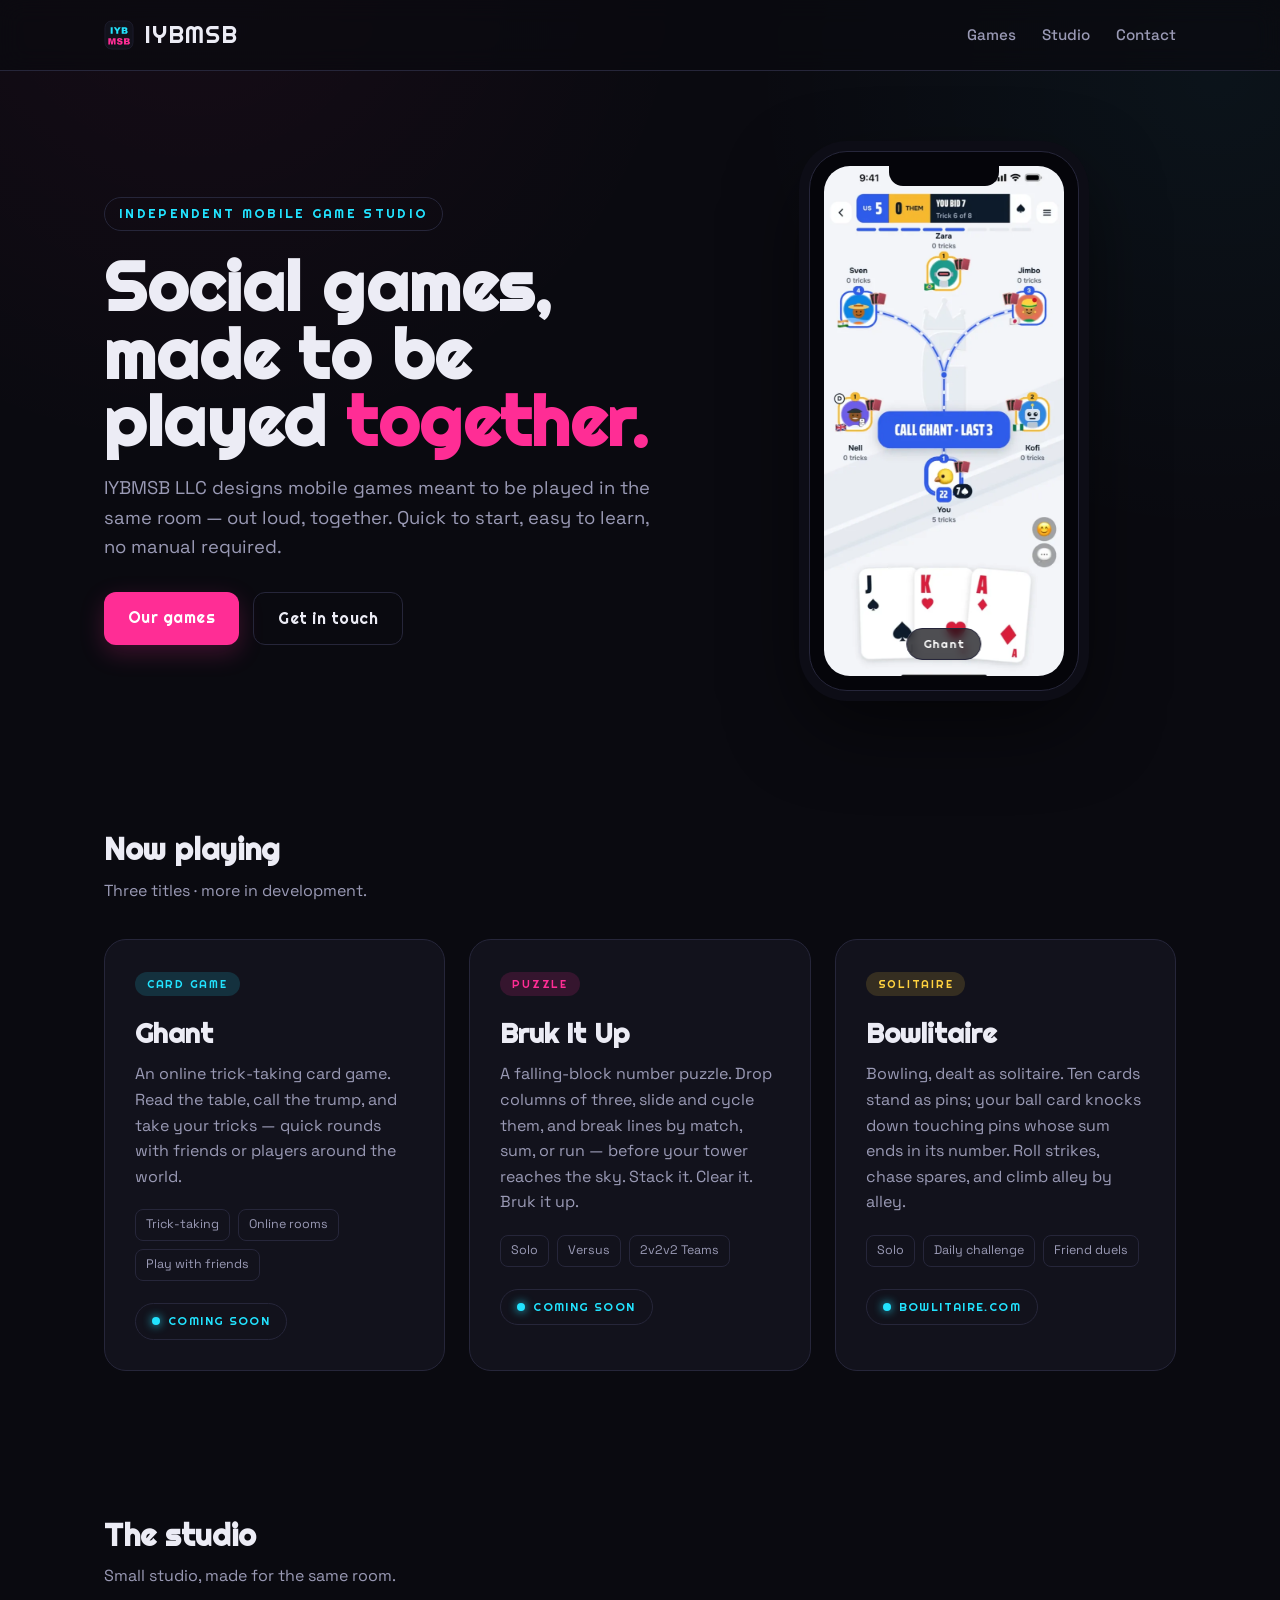
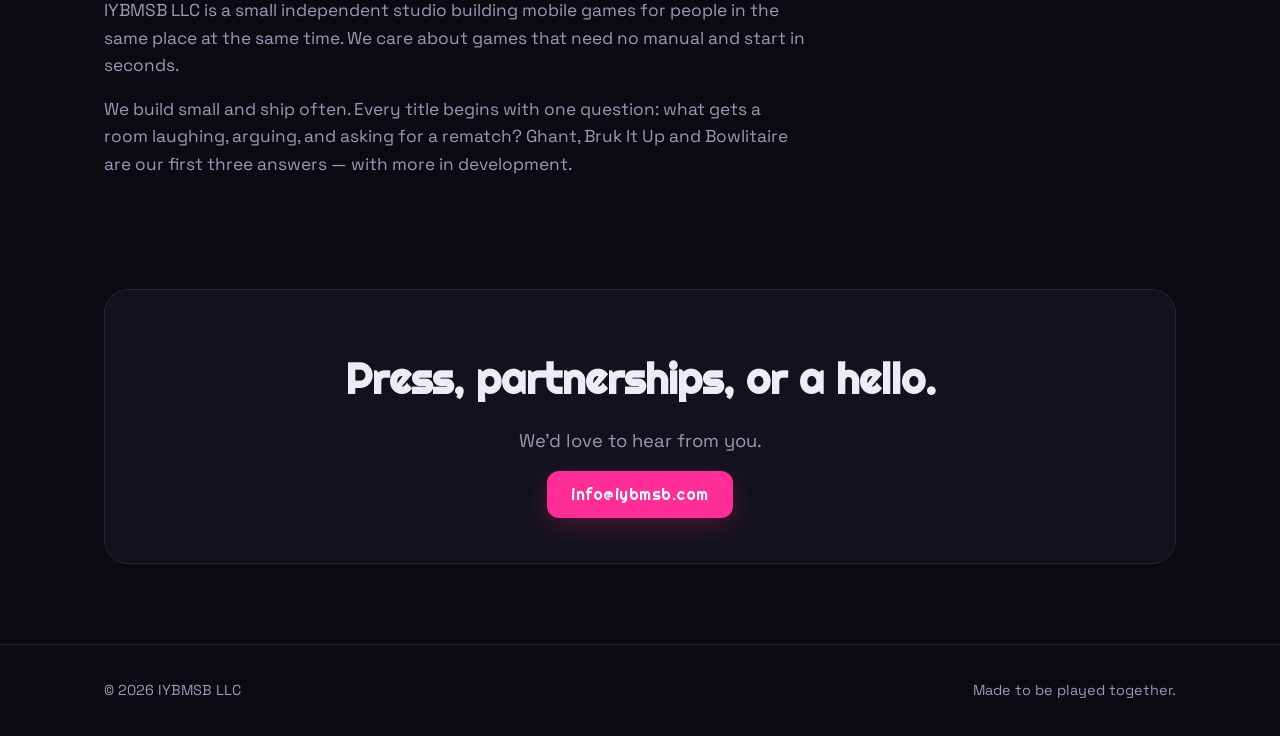
<file: index.html>
<!DOCTYPE html>
<html lang="en">
<head>
<meta charset="UTF-8" />
<meta name="viewport" content="width=device-width, initial-scale=1.0" />
<title>IYBMSB — Independent mobile game studio</title>
<meta name="description" content="IYBMSB LLC is an independent mobile game studio. We design social games made to be played together — in the same room, out loud. Play Ghant, Bruk It Up and Bowlitaire." />
<meta name="theme-color" content="#0a0a10" />
<link rel="icon" type="image/svg+xml" href="favicon.svg" />
<link rel="preconnect" href="https://fonts.googleapis.com" />
<link rel="preconnect" href="https://fonts.gstatic.com" crossorigin />
<link href="https://fonts.googleapis.com/css2?family=Righteous&family=Space+Grotesk:wght@400;500;700&display=swap" rel="stylesheet" />
<link rel="stylesheet" href="styles.css" />
</head>
<body>
<header><div class="wrap bar">
  <a class="logo" href="#top" aria-label="IYBMSB home">
    <svg class="logo-mark" viewBox="0 0 100 100" aria-hidden="true">
      <rect x="3" y="3" width="94" height="94" rx="22" fill="#12121c" stroke="#26263a" stroke-width="2"/>
      <path transform="translate(19.828,46.000) scale(0.014648,-0.014648)" d="M168 1466H622V0H168Z" fill="#22e3ff"/>
      <path transform="translate(32.502,46.000) scale(0.014648,-0.014648)" d="M2 1466H505L801 971L1097 1466H1597L1027 614V0H573V614Z" fill="#22e3ff"/>
      <path transform="translate(56.837,46.000) scale(0.014648,-0.014648)" d="M151 1466H999Q1211 1466 1324.5 1361.0Q1438 1256 1438 1101Q1438 971 1357 878Q1303 816 1199 780Q1357 742 1431.5 649.5Q1506 557 1506 417Q1506 303 1453.0 212.0Q1400 121 1308 68Q1251 35 1136 20Q983 0 933 0H151ZM608 891H805Q911 891 952.5 927.5Q994 964 994 1033Q994 1097 952.5 1133.0Q911 1169 808 1169H608ZM608 315H839Q956 315 1004.0 356.5Q1052 398 1052 468Q1052 533 1004.5 572.5Q957 612 838 612H608Z" fill="#22e3ff"/>
      <path transform="translate(12.342,82.000) scale(0.014648,-0.014648)" d="M145 1466H741L971 574L1200 1466H1794V0H1424V1118L1137 0H802L516 1118V0H145Z" fill="#ff2d95"/>
      <path transform="translate(41.658,82.000) scale(0.014648,-0.014648)" d="M71 485 502 512Q516 407 559 352Q629 263 759 263Q856 263 908.5 308.5Q961 354 961 414Q961 471 911 516Q861 561 679 601Q381 668 254 779Q126 890 126 1062Q126 1175 191.5 1275.5Q257 1376 388.5 1433.5Q520 1491 749 1491Q1030 1491 1177.5 1386.5Q1325 1282 1353 1054L926 1029Q909 1128 854.5 1173.0Q800 1218 704 1218Q625 1218 585.0 1184.5Q545 1151 545 1103Q545 1068 578 1040Q610 1011 730 986Q1027 922 1155.5 856.5Q1284 791 1342.5 694.0Q1401 597 1401 477Q1401 336 1323.0 217.0Q1245 98 1105.0 36.5Q965 -25 752 -25Q378 -25 234.0 119.0Q90 263 71 485Z" fill="#ff2d95"/>
      <path transform="translate(64.323,82.000) scale(0.014648,-0.014648)" d="M151 1466H999Q1211 1466 1324.5 1361.0Q1438 1256 1438 1101Q1438 971 1357 878Q1303 816 1199 780Q1357 742 1431.5 649.5Q1506 557 1506 417Q1506 303 1453.0 212.0Q1400 121 1308 68Q1251 35 1136 20Q983 0 933 0H151ZM608 891H805Q911 891 952.5 927.5Q994 964 994 1033Q994 1097 952.5 1133.0Q911 1169 808 1169H608ZM608 315H839Q956 315 1004.0 356.5Q1052 398 1052 468Q1052 533 1004.5 572.5Q957 612 838 612H608Z" fill="#ff2d95"/>
    </svg>
    <span>IYBMSB</span>
  </a>
  <button class="nav-toggle" aria-label="Toggle navigation" aria-expanded="false"><span></span><span></span><span></span></button>
  <nav class="nav"><a href="#games">Games</a><a href="#studio">Studio</a><a href="#contact">Contact</a></nav>
</div></header>

<main class="wrap" id="top">
  <section class="hero">
    <div>
      <span class="kick">Independent mobile game studio</span>
      <h1>Social games, made to be played <em>together.</em></h1>
      <p class="sub">IYBMSB LLC designs mobile games meant to be played in the same room — out loud, together. Quick to start, easy to learn, no manual required.</p>
      <div class="btns">
        <a class="btn pri" href="#games">Our games</a>
        <a class="btn gho" href="#contact">Get in touch</a>
      </div>
    </div>
    <div class="phone">
      <div class="notch"></div>
      <div class="screen">
        <div class="track">
          <figure class="shot shot-ghant">
            <img src="assets/ghant/call-ghant.webp" alt="Ghant: calling Ghant with three cards left" loading="eager" />
            <figcaption>Ghant</figcaption>
          </figure>
          <figure class="shot shot-bruk">
            <img src="assets/bruk/mega-bruk.webp" alt="Bruk It Up: a Mega Bruk combo on the board" loading="eager" />
            <figcaption>Bruk It Up</figcaption>
          </figure>
          <figure class="shot shot-bowl">
            <img src="assets/bowlitaire/strike.webp" alt="Bowlitaire: a strike on the card lane" loading="eager" />
            <figcaption>Bowlitaire</figcaption>
          </figure>
        </div>
      </div>
    </div>
  </section>

  <section class="sec" id="games">
    <h2 class="hd">Now playing<span>Three titles · more in development.</span></h2>
    <div class="cart">
      <article class="game">
        <span class="badge b-ghant">Card game</span>
        <h3>Ghant</h3>
        <p>An online trick-taking card game. Read the table, call the trump, and take your tricks — quick rounds with friends or players around the world.</p>
        <div class="chips"><span class="chip">Trick-taking</span><span class="chip">Online rooms</span><span class="chip">Play with friends</span></div>
        <div class="stores"><span class="soon">Coming soon</span></div>
      </article>
      <article class="game">
        <span class="badge b-bruk">Puzzle</span>
        <h3>Bruk It Up</h3>
        <p>A falling-block number puzzle. Drop columns of three, slide and cycle them, and break lines by match, sum, or run — before your tower reaches the sky. Stack it. Clear it. Bruk it up.</p>
        <div class="chips"><span class="chip">Solo</span><span class="chip">Versus</span><span class="chip">2v2v2 Teams</span></div>
        <div class="stores"><span class="soon">Coming soon</span></div>
      </article>
      <article class="game">
        <span class="badge b-bowl">Solitaire</span>
        <h3>Bowlitaire</h3>
        <p>Bowling, dealt as solitaire. Ten cards stand as pins; your ball card knocks down touching pins whose sum ends in its number. Roll strikes, chase spares, and climb alley by alley.</p>
        <div class="chips"><span class="chip">Solo</span><span class="chip">Daily challenge</span><span class="chip">Friend duels</span></div>
        <div class="stores"><a class="soon" href="https://bowlitaire.com">bowlitaire.com</a></div>
      </article>
    </div>
  </section>

  <section class="sec" id="studio">
    <h2 class="hd">The studio<span>Small studio, made for the same room.</span></h2>
    <div class="studio-copy">
      <p>IYBMSB LLC is a small independent studio building mobile games for people in the same place at the same time. We care about games that need no manual and start in seconds.</p>
      <p>We build small and ship often. Every title begins with one question: what gets a room laughing, arguing, and asking for a rematch? Ghant, Bruk It Up and Bowlitaire are our first three answers — with more in development.</p>
    </div>
  </section>

  <section class="cta" id="contact">
    <h2>Press, partnerships, or a hello.</h2>
    <p class="sub">We'd love to hear from you.</p>
    <a class="btn pri" href="mailto:info@iybmsb.com">info@iybmsb.com</a>
  </section>
</main>

<footer><div class="wrap foot"><span>© <span id="year"></span> IYBMSB LLC</span><span>Made to be played together.</span></div></footer>
<script src="main.js"></script>
</body>
</html>
</file>
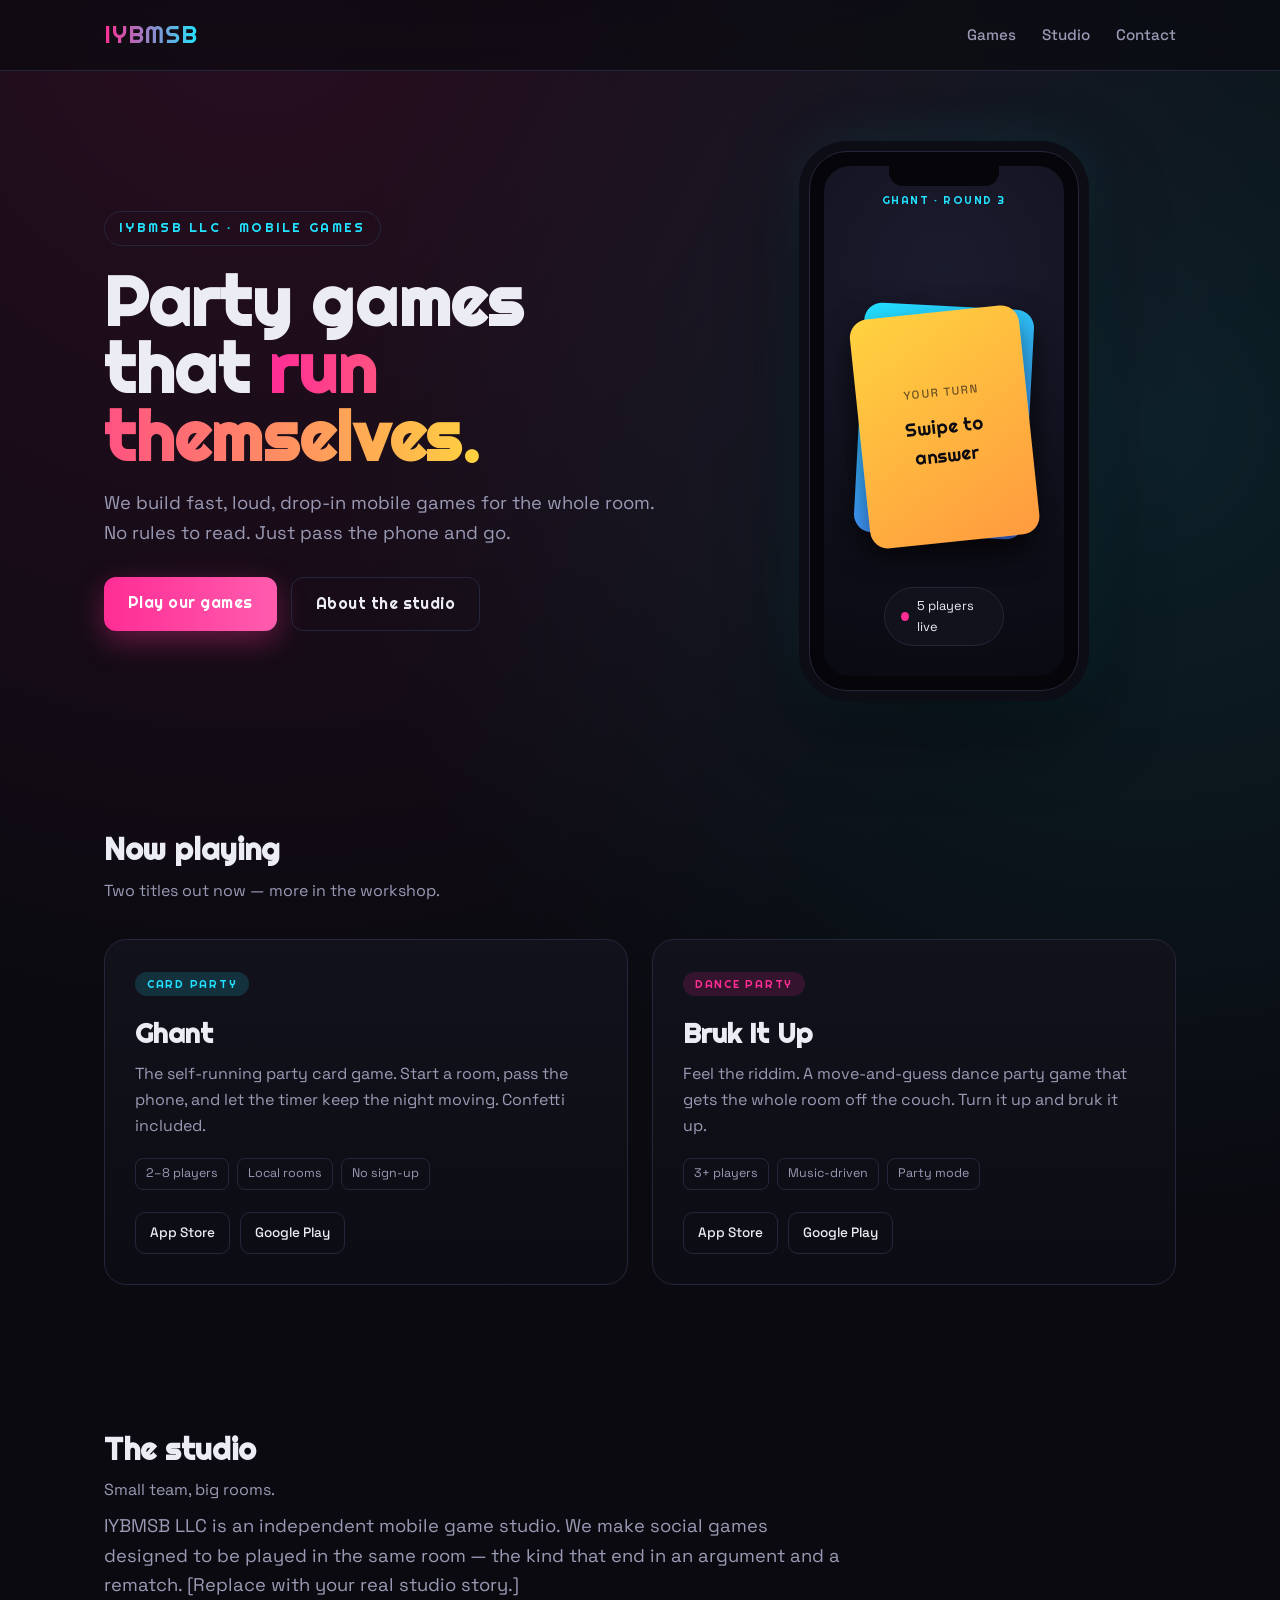
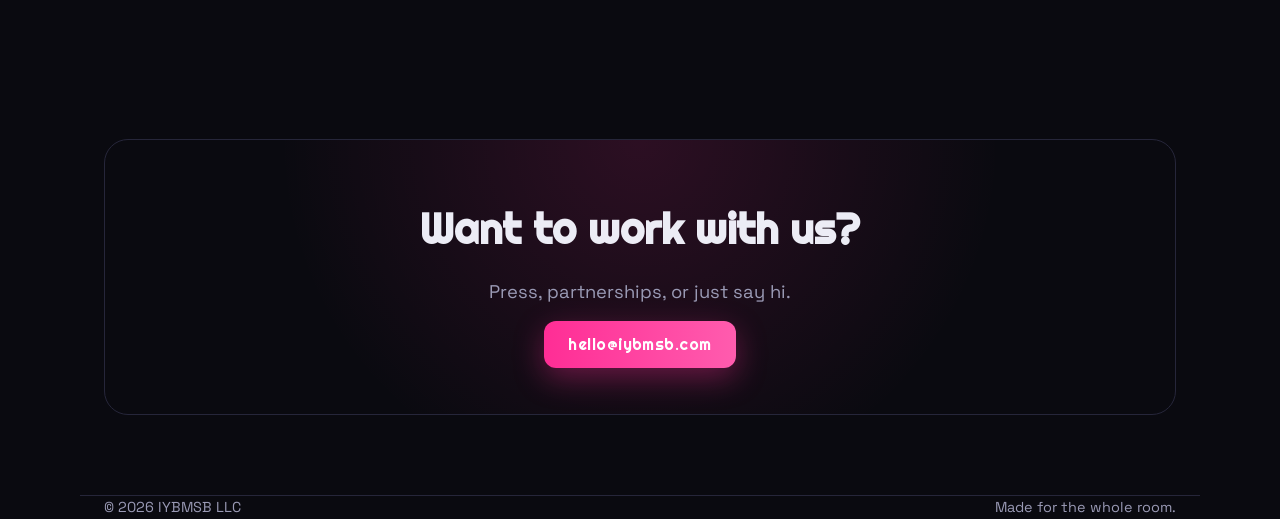
<file: drafts/option-a-arcade.html>
<!DOCTYPE html>
<html lang="en">
<head>
<meta charset="UTF-8" />
<meta name="viewport" content="width=device-width, initial-scale=1.0" />
<title>IYBMSB — Party games that run themselves</title>
<link rel="preconnect" href="https://fonts.googleapis.com" />
<link rel="preconnect" href="https://fonts.gstatic.com" crossorigin />
<link href="https://fonts.googleapis.com/css2?family=Righteous&family=Space+Grotesk:wght@400;500;700&display=swap" rel="stylesheet" />
<style>
:root{
  --ink:#0a0a10; --panel:#12121c; --line:#26263a;
  --mag:#ff2d95; --cyan:#22e3ff; --amber:#ffd23f;
  --fg:#ececf5; --muted:#9a9ab5;
  --disp:"Righteous",system-ui,sans-serif;
  --body:"Space Grotesk",system-ui,sans-serif;
}
*{box-sizing:border-box}
body{margin:0;background:var(--ink);color:var(--fg);font-family:var(--body);line-height:1.6;
  background-image:radial-gradient(circle at 20% 0%,rgba(255,45,149,.12),transparent 45%),radial-gradient(circle at 90% 20%,rgba(34,227,255,.10),transparent 40%);}
a{color:inherit;text-decoration:none}
.wrap{max-width:1120px;margin:0 auto;padding:0 24px}
/* header */
header{position:sticky;top:0;z-index:20;background:rgba(10,10,16,.7);backdrop-filter:blur(12px);border-bottom:1px solid var(--line)}
.bar{display:flex;align-items:center;justify-content:space-between;height:70px}
.logo{font-family:var(--disp);font-size:1.5rem;letter-spacing:.04em;background:linear-gradient(90deg,var(--mag),var(--cyan));-webkit-background-clip:text;background-clip:text;color:transparent}
nav a{margin-left:26px;color:var(--muted);font-weight:500;font-size:.95rem}
nav a:hover{color:var(--fg)}
/* hero */
.hero{display:grid;grid-template-columns:1.1fr .9fr;gap:40px;align-items:center;padding:80px 0 64px}
.kick{display:inline-block;font-family:var(--disp);font-size:.8rem;letter-spacing:.18em;text-transform:uppercase;color:var(--cyan);border:1px solid var(--line);border-radius:999px;padding:6px 14px;margin-bottom:22px}
h1{font-family:var(--disp);font-size:clamp(2.6rem,6vw,4.3rem);line-height:.98;margin:0 0 18px;letter-spacing:.01em}
h1 em{font-style:normal;background:linear-gradient(90deg,var(--mag),var(--amber));-webkit-background-clip:text;background-clip:text;color:transparent}
.sub{color:var(--muted);font-size:1.15rem;max-width:46ch;margin:0 0 30px}
.btns{display:flex;gap:14px;flex-wrap:wrap}
.btn{font-family:var(--disp);letter-spacing:.03em;padding:13px 24px;border-radius:12px;border:1px solid var(--line)}
.btn.pri{background:linear-gradient(90deg,var(--mag),#ff5cae);color:#fff;border:0;box-shadow:0 10px 30px rgba(255,45,149,.35)}
.btn.gho:hover{border-color:var(--cyan);color:var(--cyan)}
/* phone */
.phone{justify-self:center;width:270px;height:540px;border-radius:38px;background:#05050a;border:1px solid var(--line);
  box-shadow:0 0 0 10px #0d0d16, 0 30px 80px rgba(0,0,0,.6), 0 0 60px rgba(34,227,255,.15);position:relative;overflow:hidden}
.notch{position:absolute;top:12px;left:50%;transform:translateX(-50%);width:110px;height:22px;background:#05050a;border-radius:0 0 14px 14px;z-index:3}
.screen{position:absolute;inset:14px;border-radius:26px;background:radial-gradient(circle at 50% 20%,#1b1b2e,#0a0a12);overflow:hidden;display:grid;place-items:center}
.gtag{position:absolute;top:26px;width:100%;text-align:center;font-family:var(--disp);letter-spacing:.14em;font-size:.7rem;color:var(--cyan)}
.deck{position:relative;width:170px;height:230px}
.card{position:absolute;inset:0;border-radius:18px;display:grid;place-items:center;text-align:center;padding:18px;
  font-family:var(--disp);font-size:1.15rem;color:#0a0a10;box-shadow:0 14px 30px rgba(0,0,0,.5)}
.card small{display:block;font-family:var(--body);font-weight:500;font-size:.72rem;letter-spacing:.12em;text-transform:uppercase;opacity:.6;margin-bottom:10px}
.c1{background:linear-gradient(150deg,#ffd23f,#ff9a3f);transform:rotate(-6deg) translateY(6px);animation:swipe 6s infinite}
.c2{background:linear-gradient(150deg,#22e3ff,#4d7cff);transform:rotate(3deg)}
.c3{background:linear-gradient(150deg,#ff2d95,#ff7ac2);transform:rotate(-2deg) scale(.97);z-index:-1}
@keyframes swipe{0%,12%{transform:rotate(-6deg) translate(0,6px);opacity:1}
  20%{transform:rotate(-18deg) translate(-160px,20px);opacity:0}
  21%{transform:rotate(8deg) translate(160px,0);opacity:0}
  30%,100%{transform:rotate(-4deg) translate(0,0);opacity:1}}
.pill{position:absolute;bottom:30px;left:50%;transform:translateX(-50%);display:flex;align-items:center;gap:8px;background:#12121c;border:1px solid var(--line);border-radius:999px;padding:8px 16px;font-size:.8rem}
.dot{width:9px;height:9px;border-radius:50%;background:var(--mag);animation:pulse 1.4s infinite}
@keyframes pulse{50%{opacity:.3;transform:scale(.7)}}
@media (prefers-reduced-motion:reduce){.c1{animation:none}.dot{animation:none}}
/* games */
.sec{padding:70px 0}
.hd{font-family:var(--disp);font-size:1.9rem;margin:0 0 8px}
.hd span{color:var(--muted);font-family:var(--body);font-size:1rem;font-weight:400;display:block;margin-top:4px}
.cart{display:grid;grid-template-columns:1fr 1fr;gap:24px;margin-top:36px}
.game{border:1px solid var(--line);border-radius:22px;padding:30px;background:linear-gradient(180deg,var(--panel),#0c0c14);transition:.25s;position:relative;overflow:hidden}
.game:hover{transform:translateY(-6px);border-color:var(--mag)}
.game h3{font-family:var(--disp);font-size:1.7rem;margin:16px 0 6px}
.badge{font-family:var(--disp);font-size:.68rem;letter-spacing:.16em;text-transform:uppercase;padding:5px 12px;border-radius:999px}
.b-ghant{background:rgba(34,227,255,.15);color:var(--cyan)}
.b-bruk{background:rgba(255,45,149,.15);color:var(--mag)}
.game p{color:var(--muted);margin:0 0 20px}
.chips{display:flex;gap:8px;flex-wrap:wrap;margin-bottom:22px}
.chip{font-size:.78rem;color:var(--muted);border:1px solid var(--line);border-radius:8px;padding:5px 10px}
.stores{display:flex;gap:10px}
.store{font-size:.85rem;font-weight:500;border:1px solid var(--line);border-radius:10px;padding:9px 14px}
.store:hover{border-color:var(--cyan);color:var(--cyan)}
/* cta */
.cta{margin:40px 0 80px;border:1px solid var(--line);border-radius:24px;padding:56px 32px;text-align:center;background:radial-gradient(circle at 50% 0%,rgba(255,45,149,.14),transparent 60%)}
.cta h2{font-family:var(--disp);font-size:clamp(1.8rem,4vw,2.6rem);margin:0 0 14px}
footer{border-top:1px solid var(--line);padding:34px 0;color:var(--muted);font-size:.9rem;display:flex;justify-content:space-between;flex-wrap:wrap;gap:12px}
@media(max-width:820px){.hero{grid-template-columns:1fr;text-align:center}.phone{margin-top:20px}.cart{grid-template-columns:1fr}.btns,.stores{justify-content:center}.chips{justify-content:center}nav{display:none}}
</style>
</head>
<body>
<header><div class="wrap bar">
  <span class="logo">IYBMSB</span>
  <nav><a href="#games">Games</a><a href="#studio">Studio</a><a href="#contact">Contact</a></nav>
</div></header>

<main class="wrap">
  <section class="hero">
    <div>
      <span class="kick">IYBMSB LLC · Mobile Games</span>
      <h1>Party games that <em>run themselves.</em></h1>
      <p class="sub">We build fast, loud, drop-in mobile games for the whole room. No rules to read. Just pass the phone and go.</p>
      <div class="btns">
        <a class="btn pri" href="#games">Play our games</a>
        <a class="btn gho" href="#studio">About the studio</a>
      </div>
    </div>
    <div class="phone" aria-hidden="true">
      <div class="notch"></div>
      <div class="screen">
        <div class="gtag">GHANT · ROUND 3</div>
        <div class="deck">
          <div class="card c3"><span><small>Dare</small>Trade seats with someone</span></div>
          <div class="card c2"><span><small>Prompt</small>Name three, fast</span></div>
          <div class="card c1"><span><small>Your turn</small>Swipe to answer</span></div>
        </div>
        <div class="pill"><span class="dot"></span> 5 players live</div>
      </div>
    </div>
  </section>

  <section class="sec" id="games">
    <h2 class="hd">Now playing<span>Two titles out now — more in the workshop.</span></h2>
    <div class="cart">
      <article class="game">
        <span class="badge b-ghant">Card party</span>
        <h3>Ghant</h3>
        <p>The self-running party card game. Start a room, pass the phone, and let the timer keep the night moving. Confetti included.</p>
        <div class="chips"><span class="chip">2–8 players</span><span class="chip">Local rooms</span><span class="chip">No sign-up</span></div>
        <div class="stores"><a class="store" href="#">App Store</a><a class="store" href="#">Google Play</a></div>
      </article>
      <article class="game">
        <span class="badge b-bruk">Dance party</span>
        <h3>Bruk It Up</h3>
        <p>Feel the riddim. A move-and-guess dance party game that gets the whole room off the couch. Turn it up and bruk it up.</p>
        <div class="chips"><span class="chip">3+ players</span><span class="chip">Music-driven</span><span class="chip">Party mode</span></div>
        <div class="stores"><a class="store" href="#">App Store</a><a class="store" href="#">Google Play</a></div>
      </article>
    </div>
  </section>

  <section class="sec" id="studio">
    <h2 class="hd">The studio<span>Small team, big rooms.</span></h2>
    <p class="sub" style="max-width:62ch">IYBMSB LLC is an independent mobile game studio. We make social games designed to be played in the same room — the kind that end in an argument and a rematch. [Replace with your real studio story.]</p>
  </section>

  <section class="cta" id="contact">
    <h2>Want to work with us?</h2>
    <p class="sub" style="margin:0 auto 26px">Press, partnerships, or just say hi.</p>
    <a class="btn pri" href="mailto:hello@iybmsb.com">hello@iybmsb.com</a>
  </section>
</main>

<footer class="wrap"><span>© 2026 IYBMSB LLC</span><span>Made for the whole room.</span></footer>
</body>
</html>
</file>
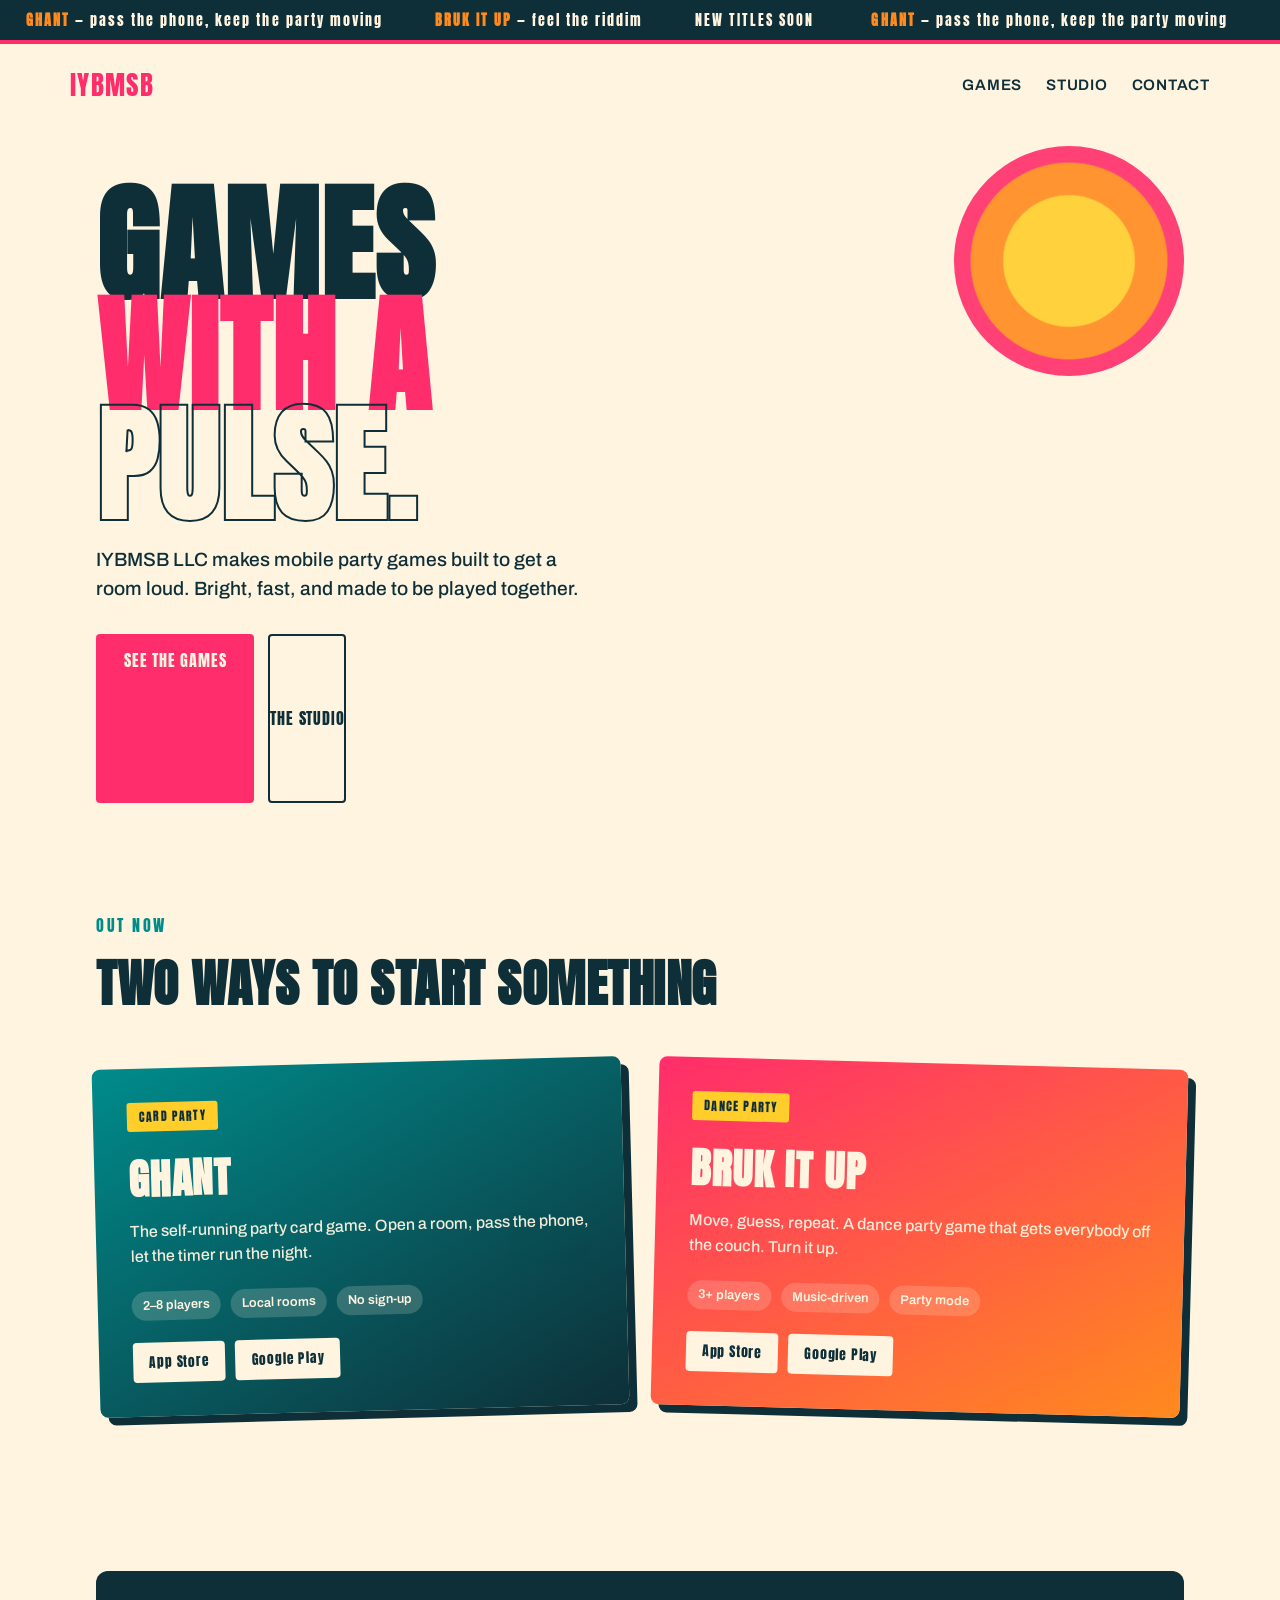
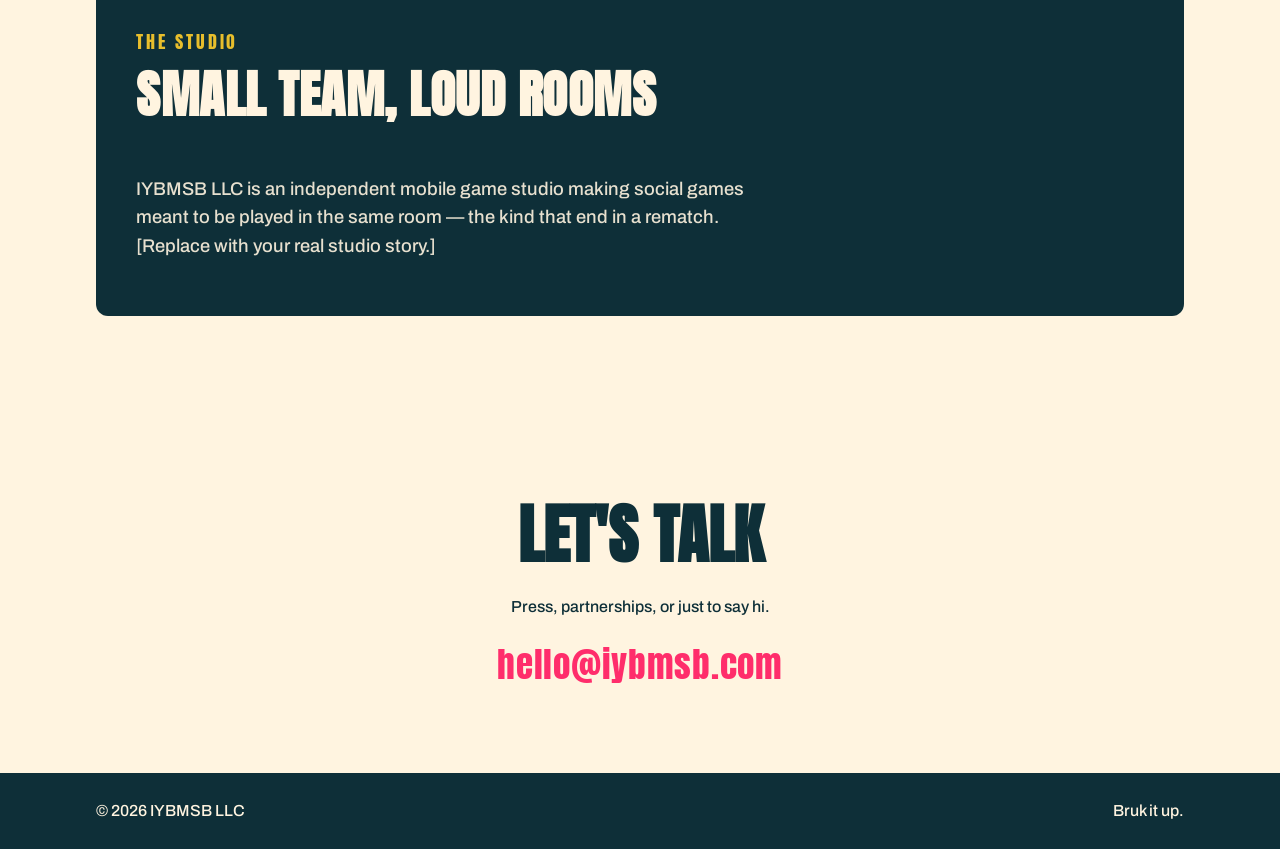
<file: drafts/option-b-riddim.html>
<!DOCTYPE html>
<html lang="en">
<head>
<meta charset="UTF-8" />
<meta name="viewport" content="width=device-width, initial-scale=1.0" />
<title>IYBMSB — Games with a pulse</title>
<link rel="preconnect" href="https://fonts.googleapis.com" />
<link rel="preconnect" href="https://fonts.gstatic.com" crossorigin />
<link href="https://fonts.googleapis.com/css2?family=Anton&family=Archivo:wght@400;500;600;800&display=swap" rel="stylesheet" />
<style>
:root{
  --sun:#ff8a1e; --mango:#ffce2b; --pink:#ff2d6b; --teal:#008b8b; --deep:#0e2f38; --cream:#fff4e0;
  --disp:"Anton",system-ui,sans-serif; --body:"Archivo",system-ui,sans-serif;
}
*{box-sizing:border-box}
body{margin:0;font-family:var(--body);color:var(--deep);background:var(--cream);line-height:1.55}
a{color:inherit;text-decoration:none}
.wrap{max-width:1140px;margin:0 auto;padding:0 26px}
/* marquee */
.marq{background:var(--deep);color:var(--mango);overflow:hidden;white-space:nowrap;border-bottom:4px solid var(--pink)}
.marq div{display:inline-block;padding:9px 0;animation:slide 22s linear infinite;font-family:var(--disp);letter-spacing:.14em;font-size:.9rem}
.marq span{margin:0 26px;color:var(--cream)}
.marq b{color:var(--sun)}
@keyframes slide{from{transform:translateX(0)}to{transform:translateX(-50%)}}
@media(prefers-reduced-motion:reduce){.marq div{animation:none}}
/* header */
.bar{display:flex;align-items:center;justify-content:space-between;padding:20px 0}
.logo{font-family:var(--disp);font-size:1.7rem;letter-spacing:.05em;color:var(--pink)}
nav a{margin-left:24px;font-weight:600;font-size:.95rem;text-transform:uppercase;letter-spacing:.05em}
nav a:hover{color:var(--pink)}
/* hero */
.hero{position:relative;padding:64px 0 40px}
.hero h1{font-family:var(--disp);font-size:clamp(3rem,12vw,8rem);line-height:.86;margin:0;letter-spacing:.01em;text-transform:uppercase}
.l1{color:var(--deep)} .l2{color:var(--pink)} .l3{-webkit-text-stroke:2px var(--deep);color:transparent}
.hero p{max-width:44ch;font-size:1.2rem;margin:24px 0 30px;font-weight:500}
.suns{position:absolute;top:20px;right:0;width:230px;height:230px;border-radius:50%;
  background:radial-gradient(circle,var(--mango) 0 40%,var(--sun) 41% 60%,var(--pink) 61% 100%);opacity:.9;z-index:-1}
.cta-row{display:flex;gap:14px;flex-wrap:wrap}
.btn{font-family:var(--disp);letter-spacing:.05em;font-size:1rem;padding:14px 28px;border-radius:4px;text-transform:uppercase}
.btn.pri{background:var(--pink);color:var(--cream)}
.btn.pri:hover{background:var(--deep)}
.btn.sec{background:transparent;border:2px solid var(--deep)}
.btn.sec:hover{background:var(--deep);color:var(--cream)}
/* flyers */
.sec{padding:70px 0}
.eyebrow{font-family:var(--disp);letter-spacing:.16em;color:var(--teal);text-transform:uppercase;font-size:1rem;margin:0 0 6px}
.sec h2{font-family:var(--disp);font-size:clamp(2rem,5vw,3.2rem);margin:0 0 40px;text-transform:uppercase;letter-spacing:.01em}
.flyers{display:grid;grid-template-columns:1fr 1fr;gap:30px}
.flyer{border-radius:8px;padding:34px;color:var(--cream);position:relative;overflow:hidden;transform:rotate(-1.5deg);transition:.25s;box-shadow:8px 8px 0 var(--deep)}
.flyer:nth-child(2){transform:rotate(1.5deg)}
.flyer:hover{transform:rotate(0) translateY(-6px)}
.f-ghant{background:linear-gradient(150deg,var(--teal),var(--deep))}
.f-bruk{background:linear-gradient(150deg,var(--pink),var(--sun))}
.tag{display:inline-block;background:var(--mango);color:var(--deep);font-family:var(--disp);letter-spacing:.1em;font-size:.75rem;padding:5px 12px;border-radius:3px;text-transform:uppercase}
.flyer h3{font-family:var(--disp);font-size:2.6rem;margin:16px 0 8px;text-transform:uppercase;letter-spacing:.02em}
.flyer p{margin:0 0 22px;font-weight:500;opacity:.95}
.meta{display:flex;gap:10px;flex-wrap:wrap;margin-bottom:22px}
.meta span{font-size:.8rem;font-weight:600;background:rgba(255,244,224,.18);padding:5px 11px;border-radius:20px}
.stores a{display:inline-block;font-family:var(--disp);letter-spacing:.06em;font-size:.85rem;background:var(--cream);color:var(--deep);padding:9px 16px;border-radius:4px;margin-right:10px}
.stores a:hover{background:var(--mango)}
/* studio strip */
.strip{background:var(--deep);color:var(--cream);border-radius:12px;padding:56px 40px;margin:20px 0}
.strip .eyebrow{color:var(--mango)}
.strip h2{color:var(--cream)}
.strip p{max-width:60ch;font-size:1.15rem;font-weight:500;opacity:.9;margin:0}
/* contact */
.contact{text-align:center;padding:80px 0}
.contact h2{font-family:var(--disp);font-size:clamp(2.2rem,6vw,4rem);text-transform:uppercase;margin:0 0 10px}
.mail{font-family:var(--disp);font-size:clamp(1.4rem,4vw,2.2rem);color:var(--pink);letter-spacing:.02em}
.mail:hover{color:var(--teal)}
footer{background:var(--deep);color:var(--cream);padding:26px 0}
.foot{display:flex;justify-content:space-between;flex-wrap:wrap;gap:10px;font-weight:500}
@media(max-width:820px){.flyers{grid-template-columns:1fr}.suns{width:150px;height:150px;opacity:.5}nav{display:none}.flyer,.flyer:nth-child(2){transform:none}}
</style>
</head>
<body>
<div class="marq"><div>
  <span><b>GHANT</b> — pass the phone, keep the party moving</span><span><b>BRUK IT UP</b> — feel the riddim</span><span>NEW TITLES SOON</span>
  <span><b>GHANT</b> — pass the phone, keep the party moving</span><span><b>BRUK IT UP</b> — feel the riddim</span><span>NEW TITLES SOON</span>
</div></div>

<header class="wrap bar">
  <span class="logo">IYBMSB</span>
  <nav><a href="#games">Games</a><a href="#studio">Studio</a><a href="#contact">Contact</a></nav>
</header>

<main class="wrap">
  <section class="hero">
    <div class="suns" aria-hidden="true"></div>
    <h1><span class="l1">Games</span><br><span class="l2">with a</span><br><span class="l3">pulse.</span></h1>
    <p>IYBMSB LLC makes mobile party games built to get a room loud. Bright, fast, and made to be played together.</p>
    <div class="cta-row">
      <a class="btn pri" href="#games">See the games</a>
      <a class="btn sec" href="#studio">The studio</a>
    </div>
  </section>

  <section class="sec" id="games">
    <p class="eyebrow">Out now</p>
    <h2>Two ways to start something</h2>
    <div class="flyers">
      <article class="flyer f-ghant">
        <span class="tag">Card party</span>
        <h3>Ghant</h3>
        <p>The self-running party card game. Open a room, pass the phone, let the timer run the night.</p>
        <div class="meta"><span>2–8 players</span><span>Local rooms</span><span>No sign-up</span></div>
        <div class="stores"><a href="#">App Store</a><a href="#">Google Play</a></div>
      </article>
      <article class="flyer f-bruk">
        <span class="tag">Dance party</span>
        <h3>Bruk It Up</h3>
        <p>Move, guess, repeat. A dance party game that gets everybody off the couch. Turn it up.</p>
        <div class="meta"><span>3+ players</span><span>Music-driven</span><span>Party mode</span></div>
        <div class="stores"><a href="#">App Store</a><a href="#">Google Play</a></div>
      </article>
    </div>
  </section>

  <section class="sec" id="studio">
    <div class="strip">
      <p class="eyebrow">The studio</p>
      <h2>Small team, loud rooms</h2>
      <p>IYBMSB LLC is an independent mobile game studio making social games meant to be played in the same room — the kind that end in a rematch. [Replace with your real studio story.]</p>
    </div>
  </section>

  <section class="contact" id="contact">
    <h2>Let's talk</h2>
    <p style="font-weight:500;margin:0 0 18px">Press, partnerships, or just to say hi.</p>
    <a class="mail" href="mailto:hello@iybmsb.com">hello@iybmsb.com</a>
  </section>
</main>

<footer><div class="wrap foot"><span>© 2026 IYBMSB LLC</span><span>Bruk it up.</span></div></footer>
</body>
</html>
</file>
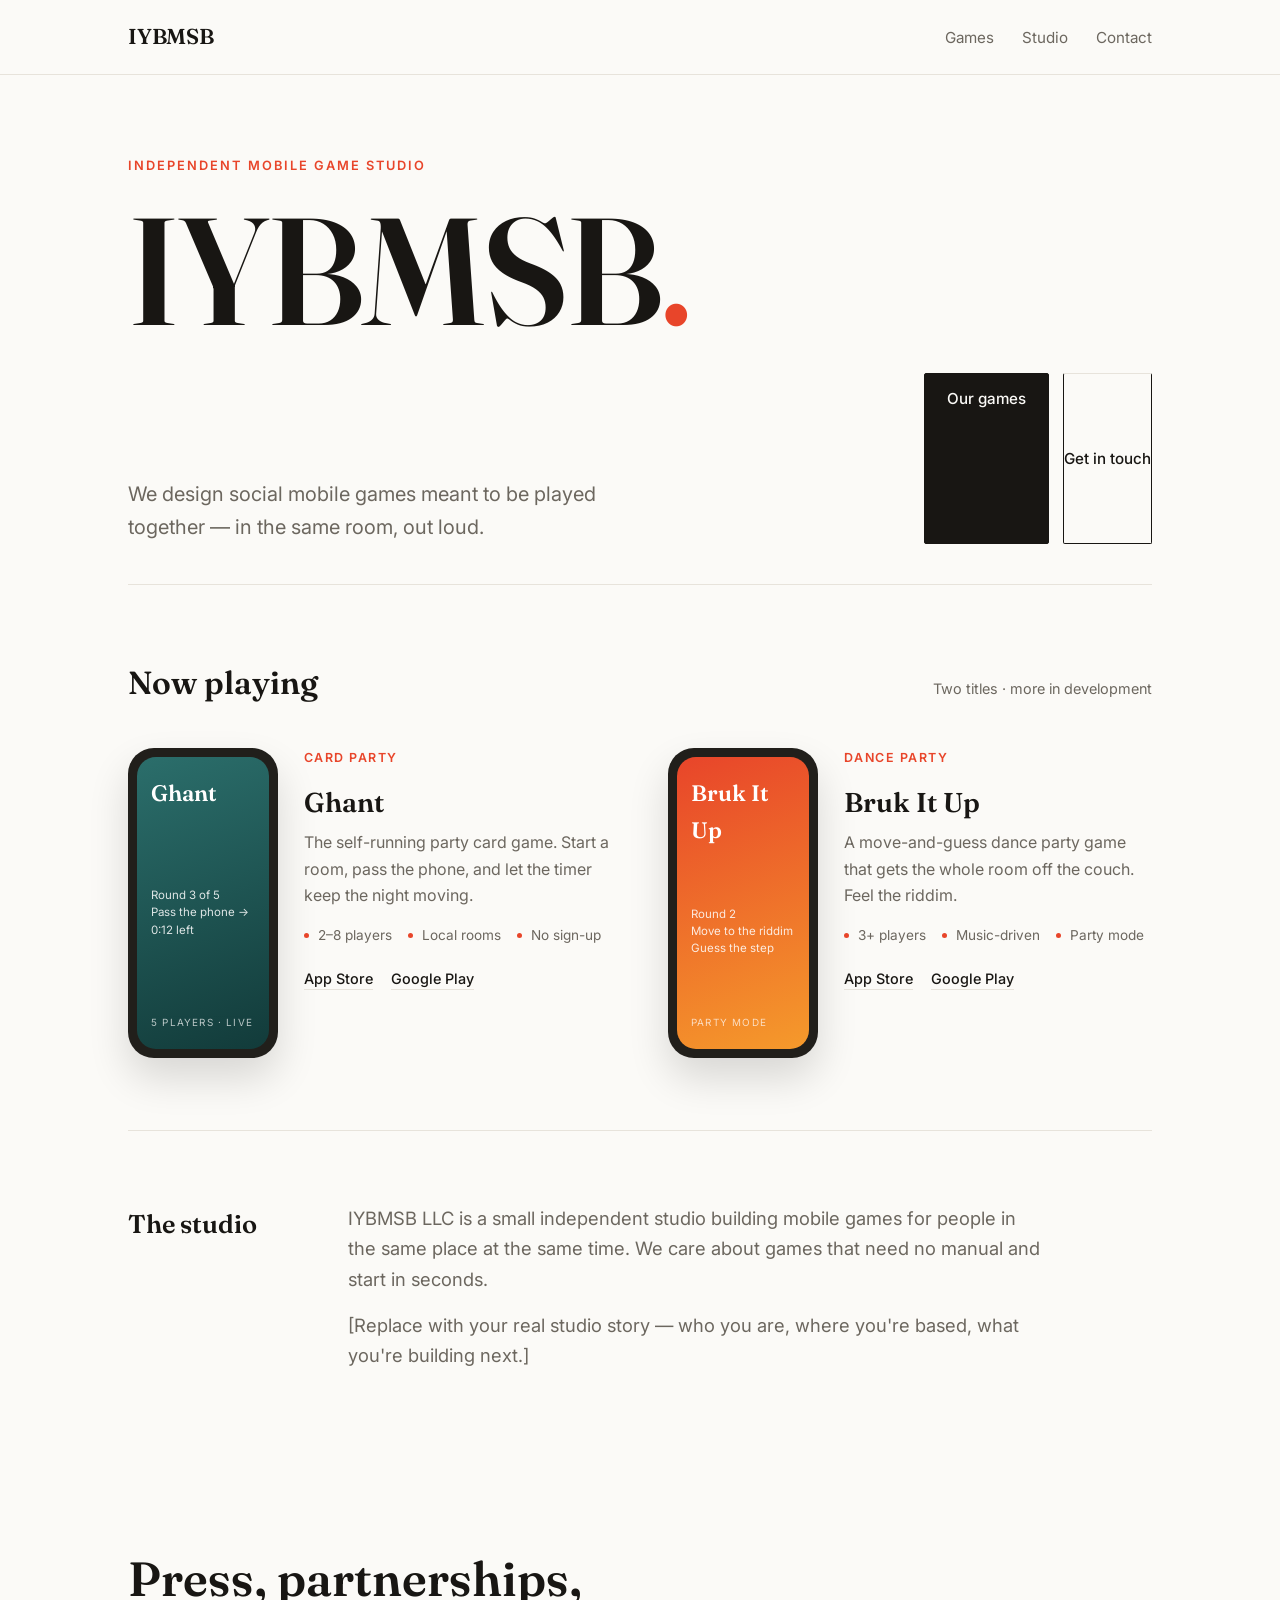
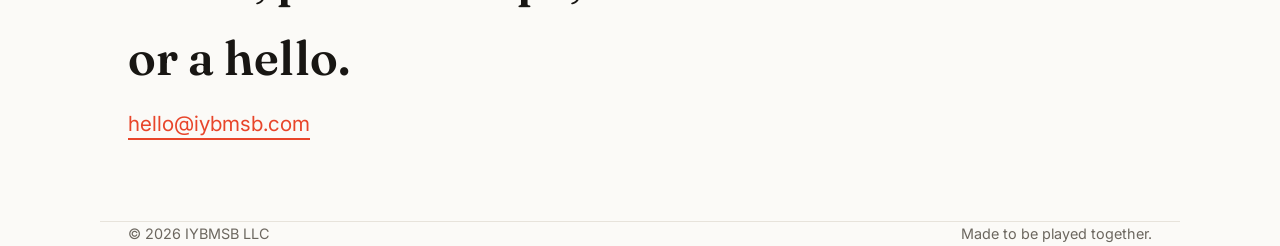
<file: drafts/option-c-studio.html>
<!DOCTYPE html>
<html lang="en">
<head>
<meta charset="UTF-8" />
<meta name="viewport" content="width=device-width, initial-scale=1.0" />
<title>IYBMSB — Independent mobile game studio</title>
<link rel="preconnect" href="https://fonts.googleapis.com" />
<link rel="preconnect" href="https://fonts.gstatic.com" crossorigin />
<link href="https://fonts.googleapis.com/css2?family=Fraunces:opsz,wght@9..144,400;9..144,600&family=Inter:wght@400;500;600&display=swap" rel="stylesheet" />
<style>
:root{
  --bg:#fbfaf7; --fg:#181613; --muted:#6c675f; --line:#e7e3db;
  --accent:#e8452a; --ink2:#211f1b;
  --disp:"Fraunces",Georgia,serif; --body:"Inter",system-ui,sans-serif;
}
*{box-sizing:border-box}
body{margin:0;background:var(--bg);color:var(--fg);font-family:var(--body);line-height:1.65}
a{color:inherit;text-decoration:none}
.wrap{max-width:1080px;margin:0 auto;padding:0 28px}
/* header */
header{border-bottom:1px solid var(--line)}
.bar{display:flex;align-items:center;justify-content:space-between;height:74px}
.logo{font-family:var(--disp);font-weight:600;font-size:1.35rem;letter-spacing:-.01em}
nav a{margin-left:28px;color:var(--muted);font-size:.95rem}
nav a:hover{color:var(--fg)}
/* hero — oversized wordmark */
.hero{padding:80px 0 40px}
.eyebrow{font-size:.8rem;letter-spacing:.16em;text-transform:uppercase;color:var(--accent);font-weight:600;margin:0 0 26px}
.mark{font-family:var(--disp);font-weight:600;font-size:clamp(3.4rem,13vw,9.5rem);line-height:.9;letter-spacing:-.02em;margin:0}
.mark .dot{color:var(--accent)}
.lead{display:grid;grid-template-columns:1fr 1fr;gap:40px;margin-top:34px;align-items:end}
.lead p{font-size:1.25rem;color:var(--muted);max-width:40ch;margin:0}
.lead .actions{display:flex;gap:14px;flex-wrap:wrap;justify-content:flex-end}
.btn{padding:12px 22px;border-radius:2px;font-weight:500;font-size:.95rem;border:1px solid var(--fg)}
.btn.pri{background:var(--fg);color:var(--bg)}
.btn.pri:hover{background:var(--accent);border-color:var(--accent)}
.btn.sec:hover{background:var(--fg);color:var(--bg)}
/* shelf */
.sec{padding:72px 0;border-top:1px solid var(--line)}
.lbl{display:flex;align-items:baseline;justify-content:space-between;margin-bottom:38px;flex-wrap:wrap;gap:8px}
.lbl h2{font-family:var(--disp);font-weight:600;font-size:2rem;margin:0}
.lbl span{color:var(--muted);font-size:.9rem}
.shelf{display:grid;grid-template-columns:1fr 1fr;gap:56px}
.title{display:grid;grid-template-columns:150px 1fr;gap:26px;align-items:start}
/* device frame */
.device{width:150px;height:310px;border-radius:26px;background:var(--ink2);padding:9px;box-shadow:0 20px 40px rgba(0,0,0,.14)}
.dscreen{width:100%;height:100%;border-radius:19px;overflow:hidden;display:flex;flex-direction:column;justify-content:space-between;padding:18px 14px;color:#fff}
.d-ghant{background:linear-gradient(160deg,#2b6e6b,#123b3a)}
.d-bruk{background:linear-gradient(160deg,#e8452a,#f59a2b)}
.dtop{font-family:var(--disp);font-size:1.4rem;font-weight:600}
.dmid{font-size:.72rem;opacity:.85;line-height:1.5}
.dbot{font-size:.62rem;letter-spacing:.12em;text-transform:uppercase;opacity:.7}
.title h3{font-family:var(--disp);font-weight:600;font-size:1.7rem;margin:0 0 4px}
.title .cat{color:var(--accent);font-size:.78rem;letter-spacing:.12em;text-transform:uppercase;font-weight:600;margin:0 0 12px}
.title p{color:var(--muted);margin:0 0 16px}
.title ul{list-style:none;padding:0;margin:0 0 18px;display:flex;gap:16px;flex-wrap:wrap}
.title li{font-size:.85rem;color:var(--muted);position:relative;padding-left:14px}
.title li::before{content:"";position:absolute;left:0;top:9px;width:5px;height:5px;border-radius:50%;background:var(--accent)}
.title a.store{font-size:.9rem;font-weight:500;border-bottom:1px solid var(--line);padding-bottom:2px;margin-right:18px}
.title a.store:hover{border-color:var(--accent);color:var(--accent)}
/* about */
.about{display:grid;grid-template-columns:180px 1fr;gap:40px}
.about h2{font-family:var(--disp);font-weight:600;font-size:1.6rem;margin:0}
.about p{font-size:1.15rem;color:var(--muted);max-width:58ch;margin:0 0 16px}
/* contact */
.contact{padding:80px 0}
.contact h2{font-family:var(--disp);font-weight:600;font-size:clamp(2rem,5vw,3rem);margin:0 0 10px;max-width:16ch}
.contact a.mail{font-size:1.3rem;color:var(--accent);border-bottom:2px solid var(--accent);padding-bottom:2px}
footer{border-top:1px solid var(--line);padding:30px 0;color:var(--muted);font-size:.9rem;display:flex;justify-content:space-between;flex-wrap:wrap;gap:10px}
@media(max-width:820px){.lead,.shelf,.about{grid-template-columns:1fr}.lead .actions{justify-content:flex-start}nav{display:none}}
</style>
</head>
<body>
<header><div class="wrap bar">
  <span class="logo">IYBMSB</span>
  <nav><a href="#games">Games</a><a href="#about">Studio</a><a href="#contact">Contact</a></nav>
</div></header>

<main class="wrap">
  <section class="hero">
    <p class="eyebrow">Independent mobile game studio</p>
    <h1 class="mark">IYBMSB<span class="dot">.</span></h1>
    <div class="lead">
      <p>We design social mobile games meant to be played together — in the same room, out loud.</p>
      <div class="actions">
        <a class="btn pri" href="#games">Our games</a>
        <a class="btn sec" href="#contact">Get in touch</a>
      </div>
    </div>
  </section>

  <section class="sec" id="games">
    <div class="lbl"><h2>Now playing</h2><span>Two titles · more in development</span></div>
    <div class="shelf">
      <article class="title">
        <div class="device"><div class="dscreen d-ghant">
          <div class="dtop">Ghant</div>
          <div class="dmid">Round 3 of 5<br>Pass the phone →<br>0:12 left</div>
          <div class="dbot">5 players · live</div>
        </div></div>
        <div>
          <p class="cat">Card party</p>
          <h3>Ghant</h3>
          <p>The self-running party card game. Start a room, pass the phone, and let the timer keep the night moving.</p>
          <ul><li>2–8 players</li><li>Local rooms</li><li>No sign-up</li></ul>
          <a class="store" href="#">App Store</a><a class="store" href="#">Google Play</a>
        </div>
      </article>
      <article class="title">
        <div class="device"><div class="dscreen d-bruk">
          <div class="dtop">Bruk It Up</div>
          <div class="dmid">Round 2<br>Move to the riddim<br>Guess the step</div>
          <div class="dbot">Party mode</div>
        </div></div>
        <div>
          <p class="cat">Dance party</p>
          <h3>Bruk It Up</h3>
          <p>A move-and-guess dance party game that gets the whole room off the couch. Feel the riddim.</p>
          <ul><li>3+ players</li><li>Music-driven</li><li>Party mode</li></ul>
          <a class="store" href="#">App Store</a><a class="store" href="#">Google Play</a>
        </div>
      </article>
    </div>
  </section>

  <section class="sec" id="about">
    <div class="about">
      <h2>The studio</h2>
      <div>
        <p>IYBMSB LLC is a small independent studio building mobile games for people in the same place at the same time. We care about games that need no manual and start in seconds.</p>
        <p>[Replace with your real studio story — who you are, where you're based, what you're building next.]</p>
      </div>
    </div>
  </section>

  <section class="contact" id="contact">
    <h2>Press, partnerships, or a hello.</h2>
    <a class="mail" href="mailto:hello@iybmsb.com">hello@iybmsb.com</a>
  </section>
</main>

<footer class="wrap"><span>© 2026 IYBMSB LLC</span><span>Made to be played together.</span></footer>
</body>
</html>
</file>
<file: styles.css>
:root{
  --ink:#0a0a10; --panel:#12121c; --line:#26263a;
  --mag:#ff2d95; --cyan:#22e3ff; --amber:#ffd23f;
  --fg:#ececf5; --muted:#9a9ab5;
  --disp:"Righteous",system-ui,sans-serif;
  --body:"Space Grotesk",system-ui,sans-serif;
  --maxw:1120px;
}
*{box-sizing:border-box}
body{
  margin:0;background:var(--ink);color:var(--fg);font-family:var(--body);line-height:1.6;
  /* toned-down ambient glow: lower opacity, tighter falloff */
  background-image:
    radial-gradient(circle at 15% -5%,rgba(255,45,149,.05),transparent 35%),
    radial-gradient(circle at 95% 8%,rgba(34,227,255,.045),transparent 32%);
  background-attachment:fixed;
}
a{color:inherit;text-decoration:none}
.wrap{max-width:var(--maxw);margin:0 auto;padding:0 24px}

/* header */
header{position:sticky;top:0;z-index:20;background:rgba(10,10,16,.72);backdrop-filter:blur(12px);border-bottom:1px solid var(--line)}
.bar{display:flex;align-items:center;justify-content:space-between;height:70px}
.logo{display:inline-flex;align-items:center;gap:10px;font-family:var(--disp);font-size:1.5rem;letter-spacing:.04em;color:var(--fg)}
.logo-mark{width:30px;height:30px;flex:none;border-radius:8px}
.logo:hover{color:var(--cyan)}
.nav{display:flex}
.nav a{margin-left:26px;color:var(--muted);font-weight:500;font-size:.95rem}
.nav a:hover{color:var(--fg)}
.nav-toggle{display:none;flex-direction:column;gap:5px;background:none;border:0;cursor:pointer;padding:8px}
.nav-toggle span{width:24px;height:2px;background:var(--fg);transition:.25s}

/* hero */
.hero{display:grid;grid-template-columns:1.1fr .9fr;gap:40px;align-items:center;padding:80px 0 64px}
.kick{display:inline-block;font-family:var(--disp);font-size:.8rem;letter-spacing:.18em;text-transform:uppercase;color:var(--cyan);border:1px solid var(--line);border-radius:999px;padding:6px 14px;margin-bottom:22px}
h1{font-family:var(--disp);font-size:clamp(2.6rem,6vw,4.3rem);line-height:.98;margin:0 0 18px;letter-spacing:.01em}
h1 em{font-style:normal;color:var(--mag)}
.sub{color:var(--muted);font-size:1.15rem;max-width:46ch;margin:0 0 30px}
.btns{display:flex;gap:14px;flex-wrap:wrap}
.btn{font-family:var(--disp);letter-spacing:.03em;padding:13px 24px;border-radius:12px;border:1px solid var(--line);transition:.2s}
.btn.pri{background:var(--mag);color:#fff;border:0;box-shadow:0 8px 24px rgba(255,45,149,.22)}
.btn.pri:hover{background:#ff4da5}
.btn.gho:hover{border-color:var(--cyan);color:var(--cyan)}

/* phone */
.phone{justify-self:center;width:270px;height:540px;border-radius:38px;background:#05050a;border:1px solid var(--line);
  box-shadow:0 0 0 10px #0d0d16,0 30px 80px rgba(0,0,0,.6);position:relative;overflow:hidden}
.notch{position:absolute;top:12px;left:50%;transform:translateX(-50%);width:110px;height:22px;background:#05050a;border-radius:0 0 14px 14px;z-index:3}
.screen{position:absolute;inset:14px;border-radius:26px;background:#0d0d18;overflow:hidden}
.track{position:absolute;inset:0;display:flex;width:300%;animation:slide 15s cubic-bezier(.65,0,.35,1) infinite}
.shot{position:relative;flex:0 0 calc(100%/3);height:100%;margin:0;overflow:hidden}
.shot img{width:100%;height:100%;object-fit:cover;display:block}
.shot-bruk img{object-position:top}
.shot figcaption{position:absolute;bottom:16px;left:50%;transform:translateX(-50%);
  font-family:var(--disp);letter-spacing:.06em;font-size:.72rem;color:#fff;
  background:rgba(10,10,16,.72);backdrop-filter:blur(4px);border:1px solid var(--line);border-radius:999px;padding:6px 16px;white-space:nowrap}
/* slide side-to-side between the three game screens */
@keyframes slide{0%,28%{transform:translateX(0)}33%,61%{transform:translateX(-33.333%)}66%,94%{transform:translateX(-66.667%)}100%{transform:translateX(0)}}
@media(prefers-reduced-motion:reduce){.track{animation:none;transform:none}}

/* sections */
.sec{padding:70px 0}
.hd{font-family:var(--disp);font-size:1.9rem;margin:0 0 8px}
.hd span{color:var(--muted);font-family:var(--body);font-size:1rem;font-weight:400;display:block;margin-top:4px}
.studio-copy{max-width:64ch;color:var(--muted);font-size:1.08rem;display:flex;flex-direction:column;gap:16px}
.studio-copy p{margin:0}

/* games */
.cart{display:grid;grid-template-columns:repeat(3,1fr);gap:24px;margin-top:36px}
.game{border:1px solid var(--line);border-radius:22px;padding:30px;background:var(--panel);transition:.25s}
.game:hover{transform:translateY(-6px);border-color:var(--mag)}
.game h3{font-family:var(--disp);font-size:1.7rem;margin:16px 0 6px}
.badge{font-family:var(--disp);font-size:.68rem;letter-spacing:.16em;text-transform:uppercase;padding:5px 12px;border-radius:999px}
.b-ghant{background:rgba(34,227,255,.15);color:var(--cyan)}
.b-bruk{background:rgba(255,45,149,.15);color:var(--mag)}
.b-bowl{background:rgba(255,210,63,.15);color:var(--amber)}
.game p{color:var(--muted);margin:0 0 20px}
.chips{display:flex;gap:8px;flex-wrap:wrap;margin-bottom:22px}
.chip{font-size:.78rem;color:var(--muted);border:1px solid var(--line);border-radius:8px;padding:5px 10px}
.stores{display:flex;gap:10px}
.soon{display:inline-flex;align-items:center;gap:8px;font-family:var(--disp);letter-spacing:.12em;text-transform:uppercase;font-size:.72rem;color:var(--cyan);border:1px solid var(--line);border-radius:999px;padding:8px 16px}
.soon::before{content:"";width:8px;height:8px;border-radius:50%;background:var(--cyan);box-shadow:0 0 10px var(--cyan)}

/* cta */
.cta{margin:40px 0 80px;border:1px solid var(--line);border-radius:24px;padding:56px 32px;text-align:center;background:var(--panel)}
.cta h2{font-family:var(--disp);font-size:clamp(1.8rem,4vw,2.6rem);margin:0 0 14px}
.cta .sub{margin:0 auto 26px}

footer{border-top:1px solid var(--line);padding:34px 0;color:var(--muted);font-size:.9rem}
.foot{display:flex;justify-content:space-between;flex-wrap:wrap;gap:12px}

@media(max-width:820px){
  .hero{grid-template-columns:1fr;text-align:center}
  .phone{margin-top:20px}
  .cart{grid-template-columns:1fr}
  .btns,.stores,.chips{justify-content:center}
  .nav{position:absolute;top:70px;left:0;right:0;flex-direction:column;background:var(--ink);border-bottom:1px solid var(--line);padding:16px 24px;gap:16px;display:none}
  .nav.open{display:flex}
  .nav a{margin-left:0}
  .nav-toggle{display:flex}
}
</file>
